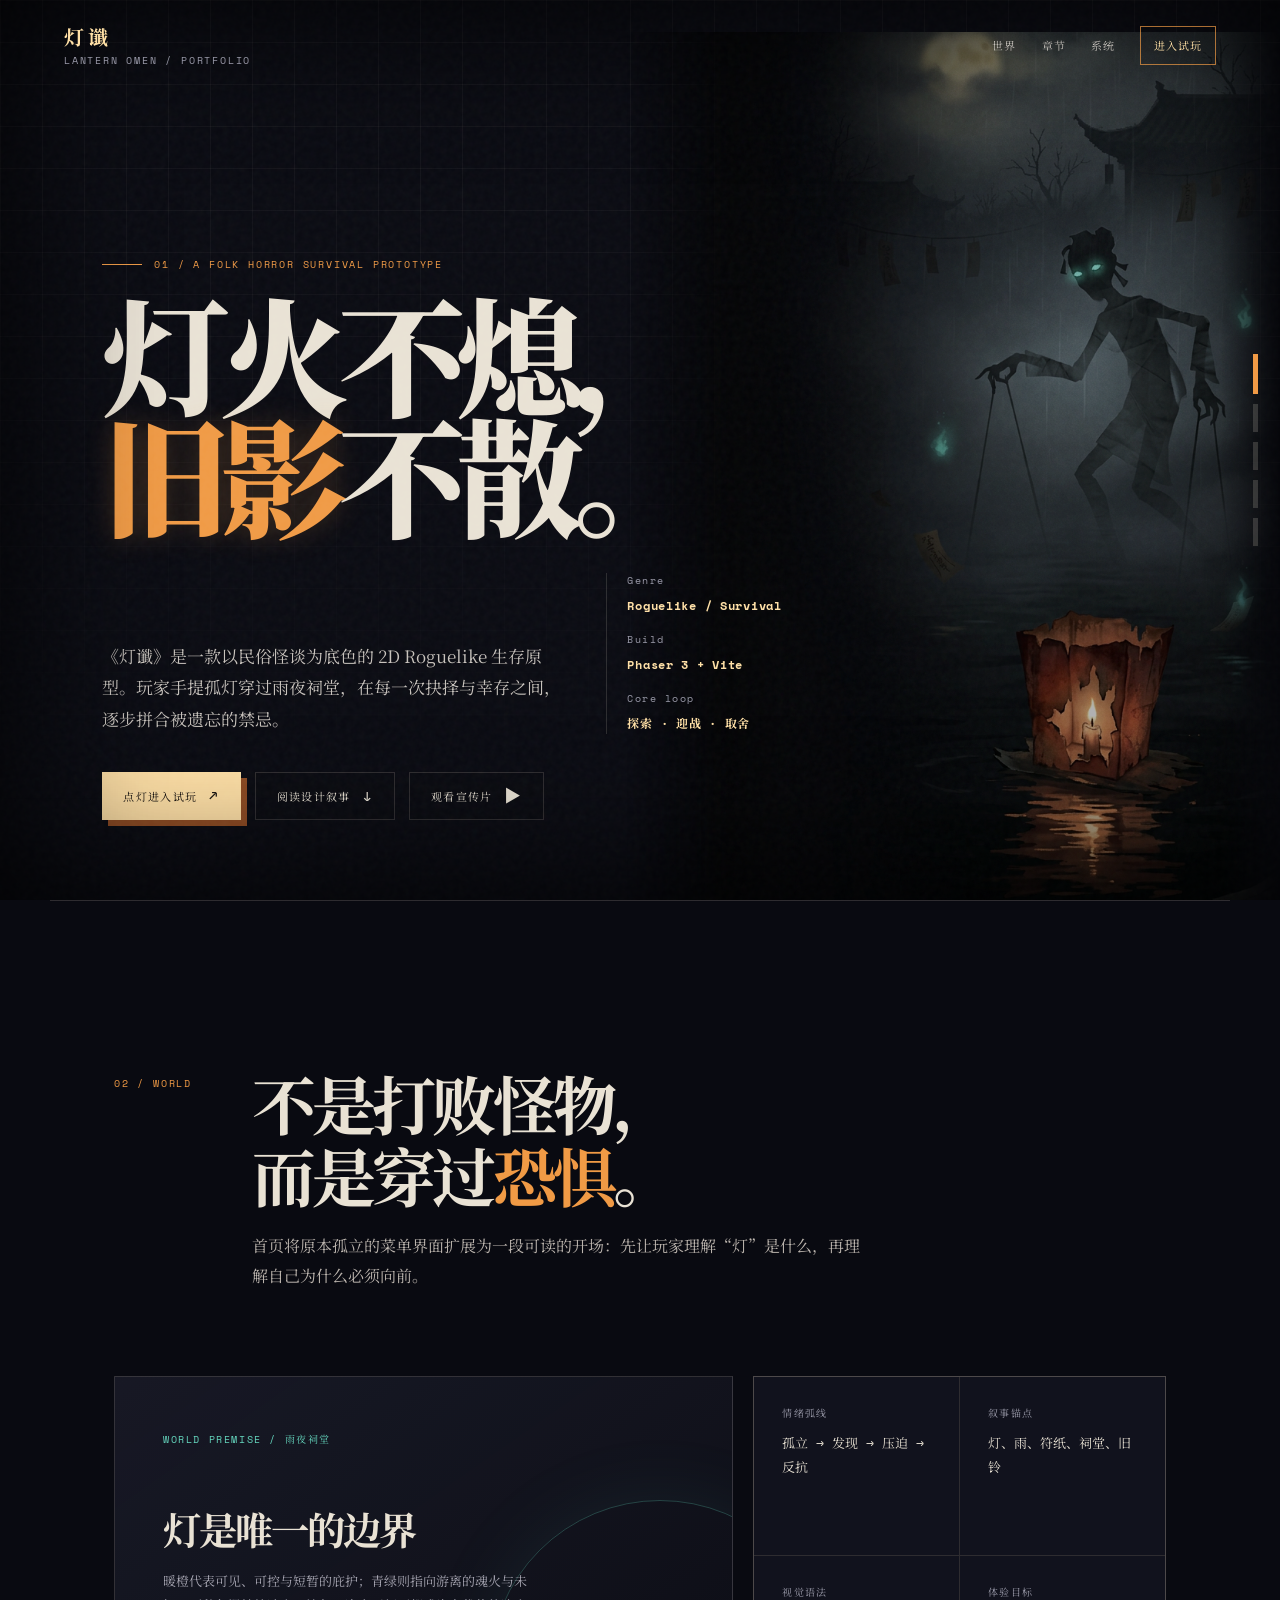
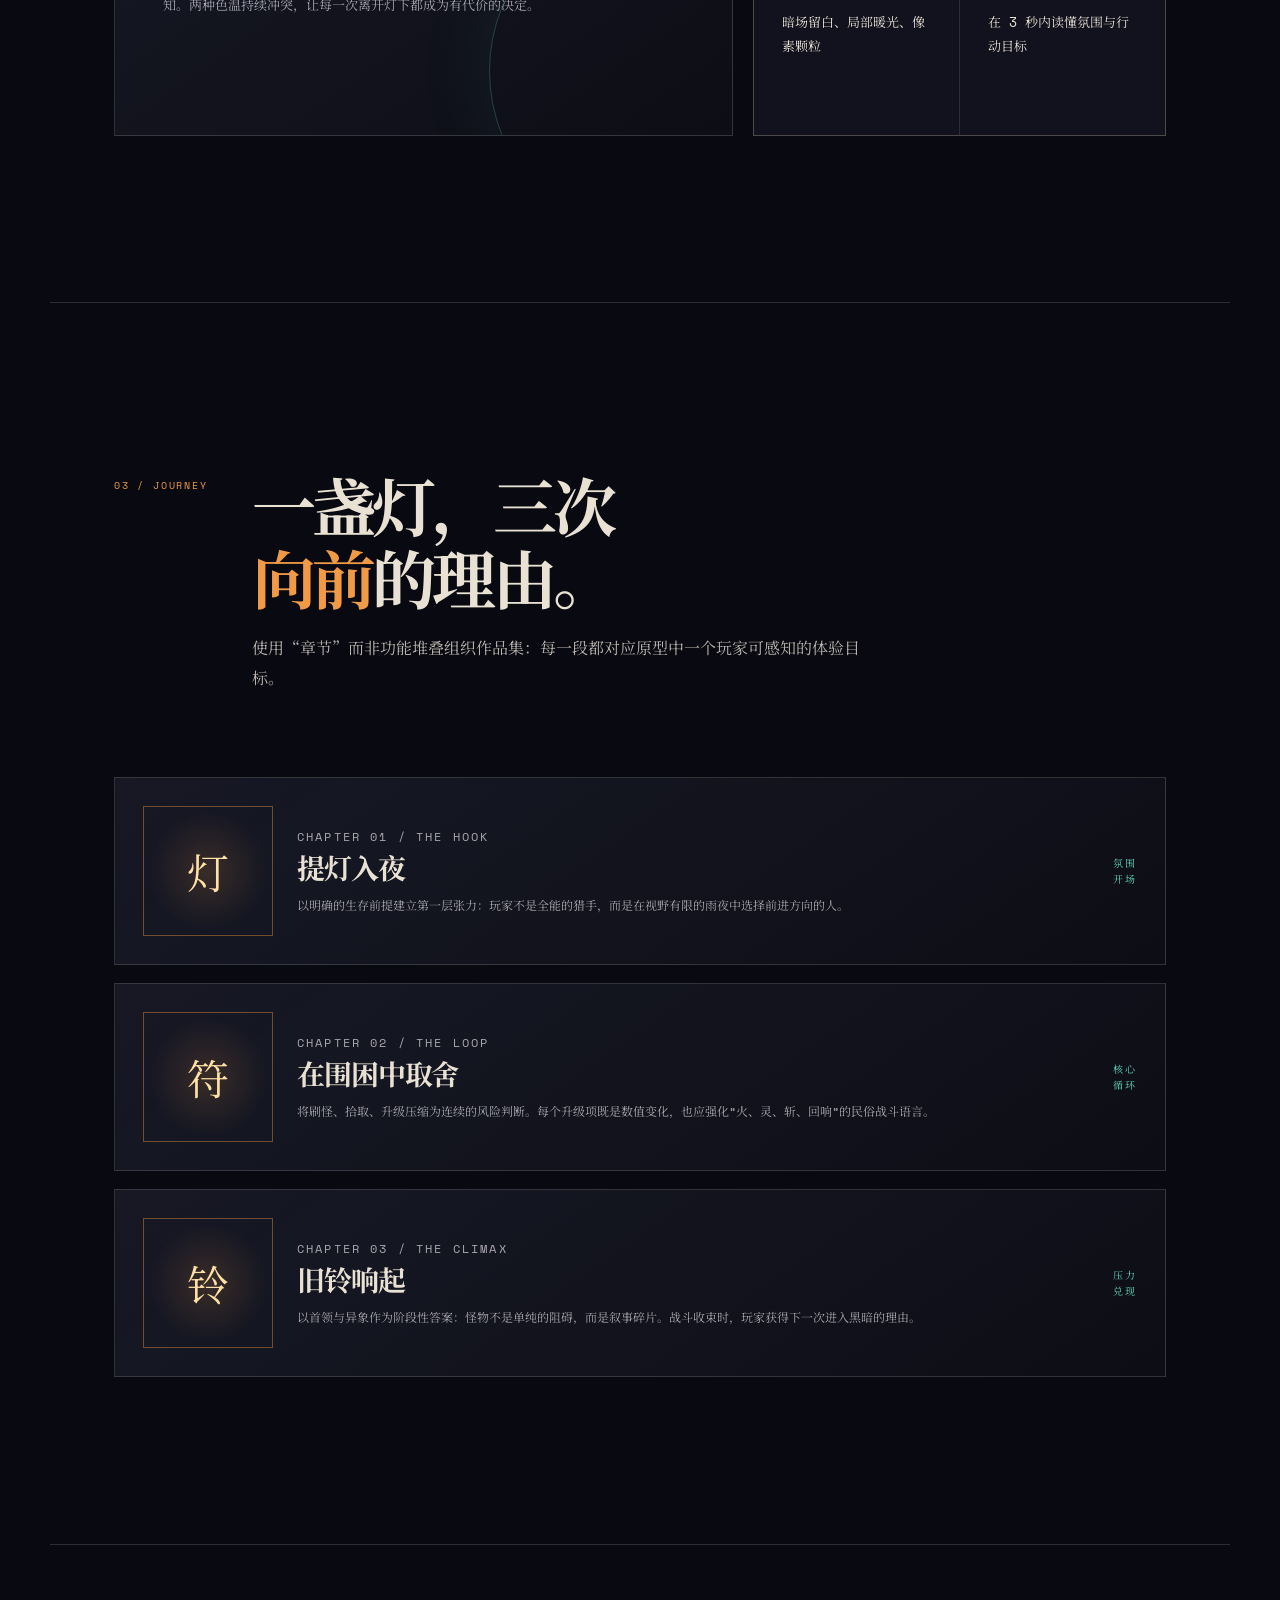
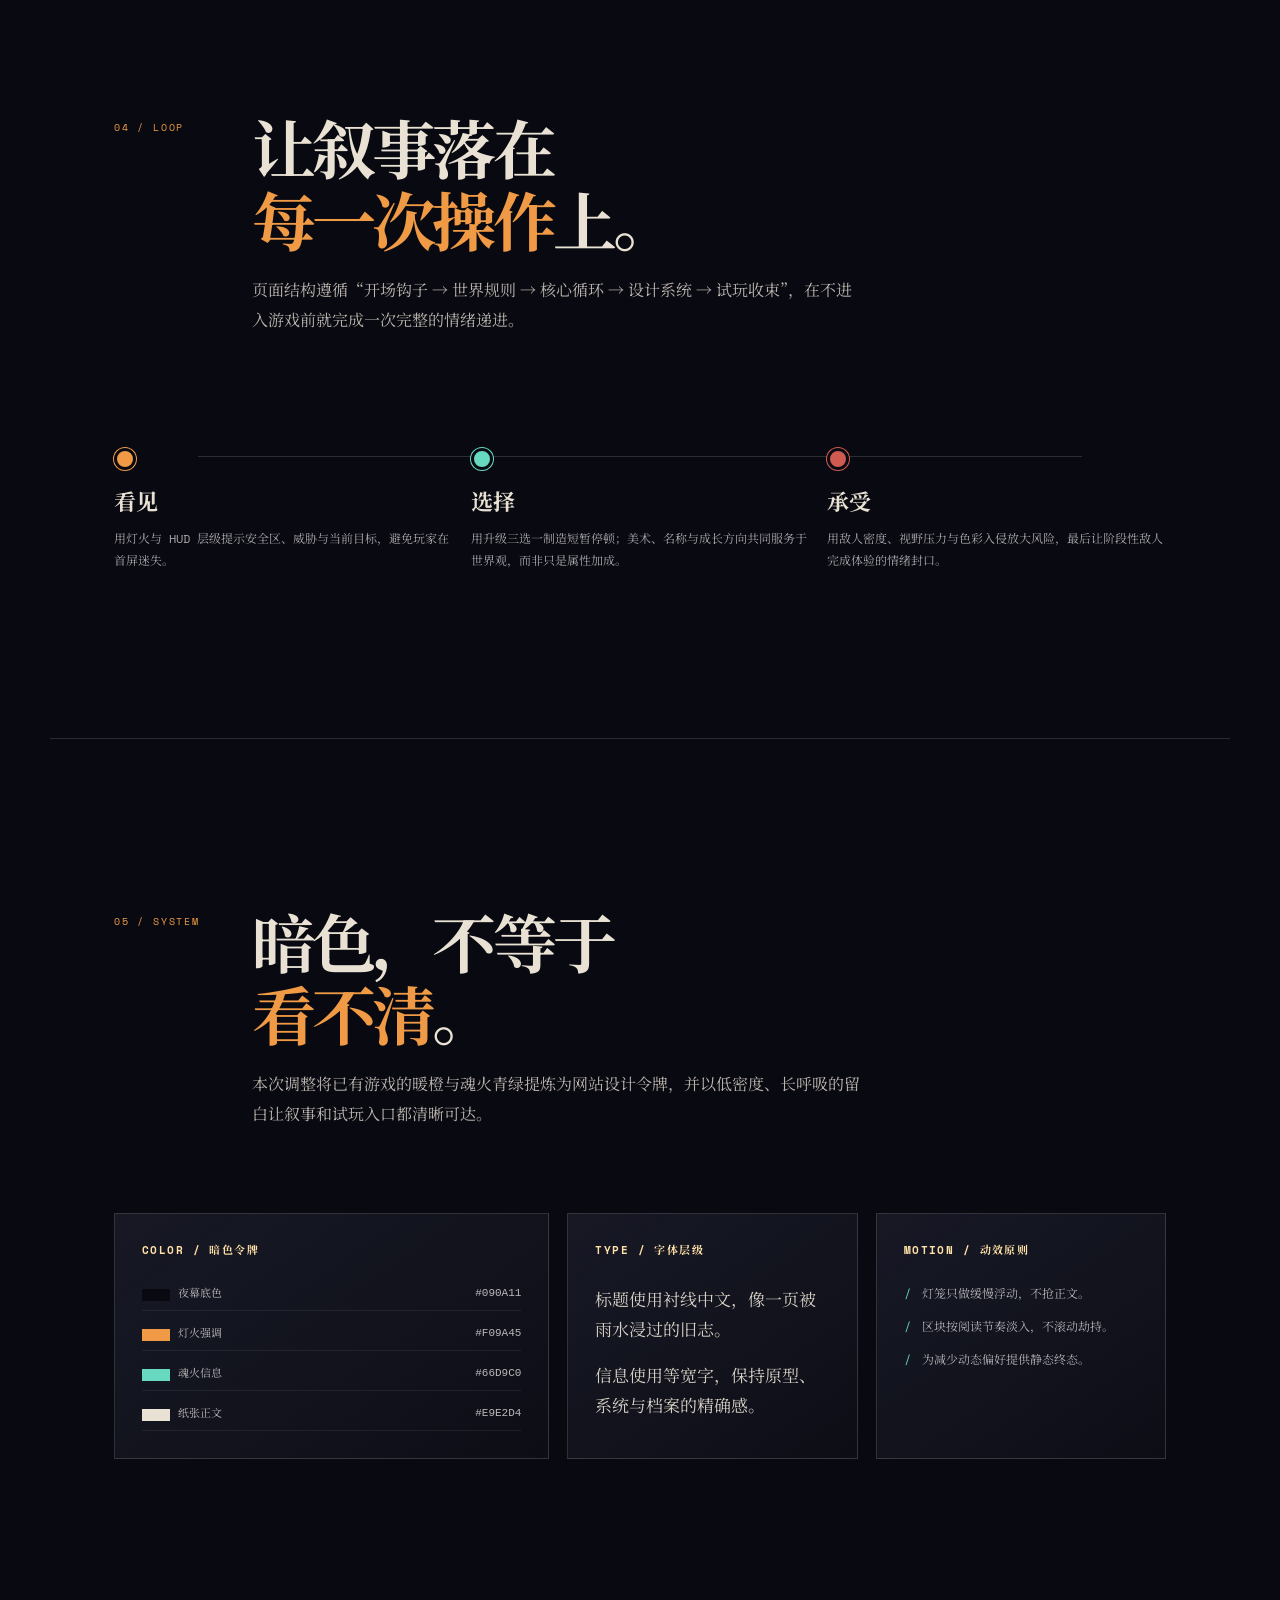
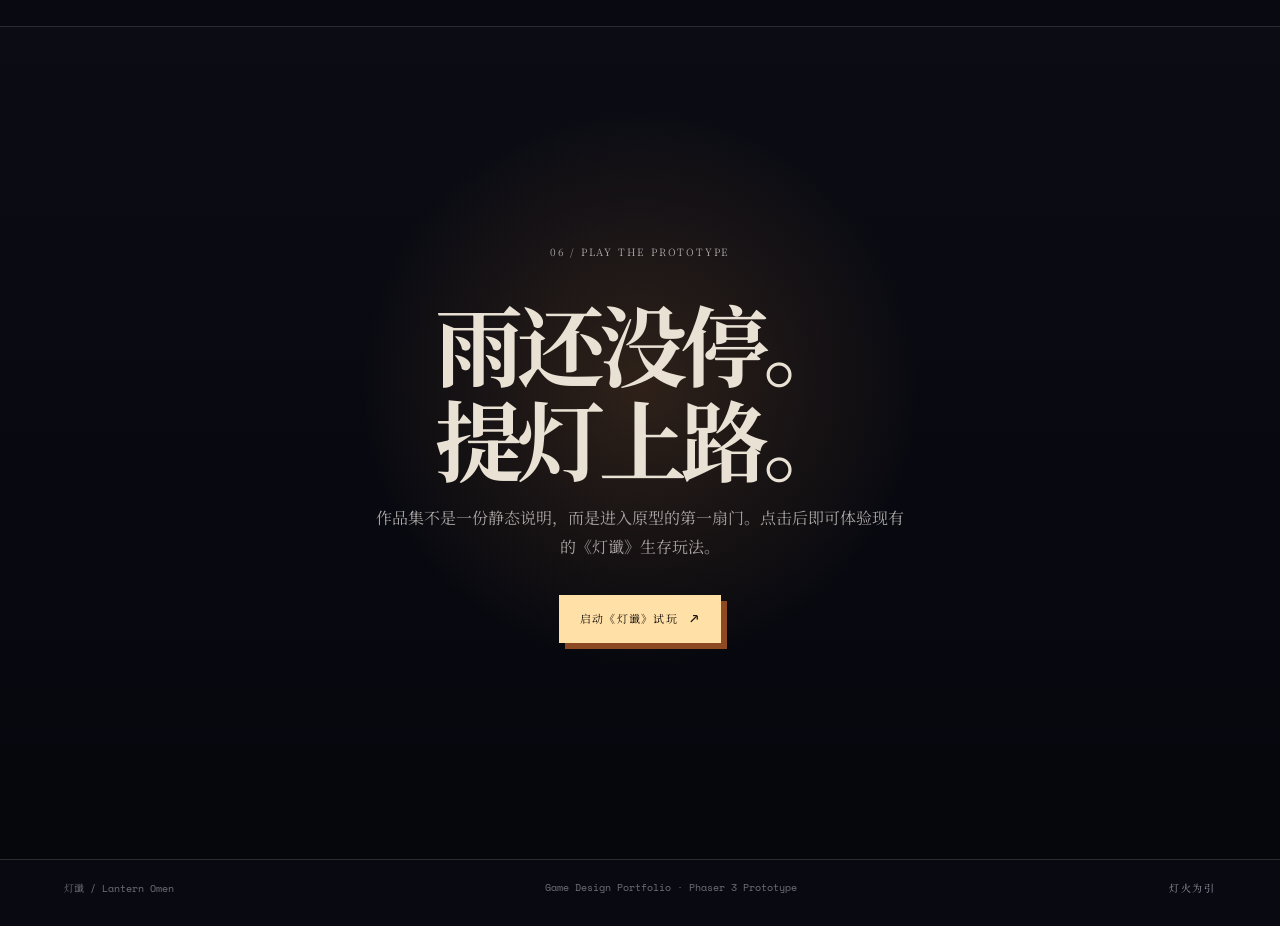
<file: index.html>
<!DOCTYPE html>
<html lang="zh-CN">
<head>
  <meta charset="UTF-8" />
  <meta name="viewport" content="width=device-width, initial-scale=1.0" />
  <meta name="theme-color" content="#090a11" />
  <meta name="description" content="《灯谶》——一盏灯，照见民俗怪谈中的生存抉择。" />
  <title>灯谶 | Lantern Omen</title>
  <style>
    .hero-orb,.hero-lantern{display:none}.hero-inner{position:relative;z-index:2}.hero-illustration{position:absolute;z-index:1;top:3.5%;right:0;bottom:0;width:min(51vw,720px);overflow:hidden;pointer-events:none;mask-image:linear-gradient(to right,transparent 0%,#000 16%,#000 91%,transparent 100%)}.hero-illustration::after{content:"";position:absolute;inset:0;background:linear-gradient(to right,#0a0a12 0%,transparent 27%),linear-gradient(to bottom,rgba(10,10,18,.15),rgba(10,10,18,.25));mix-blend-mode:multiply}.hero-illustration img{display:block;width:100%;height:100%;object-fit:cover;object-position:center 45%;filter:saturate(.76) contrast(1.04) brightness(.88)}@media(max-width:760px){.hero-illustration{width:118vw;right:-42%;top:5%;bottom:7%;opacity:.56;mask-image:linear-gradient(to bottom,transparent 0%,#000 24%,#000 76%,transparent 100%)}.hero-illustration img{object-position:center 43%}}
  </style>
  <script type="module" crossorigin src="./assets/index-5YYnhN9i.js"></script>
  <link rel="stylesheet" crossorigin href="./assets/index-C-MKJprH.css">
  <style>
    .ritual-cinematic{position:absolute;inset:0;z-index:130;display:grid;place-items:center;pointer-events:none;opacity:0;transition:opacity .32s ease;background:radial-gradient(circle,rgba(13,15,18,.08),rgba(4,5,8,.78))}.ritual-cinematic.is-active{opacity:1}.ritual-cinematic video{width:min(100%,1280px);height:100%;object-fit:cover;filter:saturate(.86) contrast(1.08) brightness(.92);mix-blend-mode:screen}.ritual-cinematic::after{content:'天灯诏令 · 黑雨暂退';position:absolute;left:50%;bottom:9%;transform:translateX(-50%);padding:10px 18px;border:1px solid rgba(255,221,102,.75);background:rgba(8,9,13,.76);color:#ffdd66;font:12px monospace;letter-spacing:.16em;text-shadow:0 0 14px rgba(255,221,102,.5)}.audio-toggle{position:fixed;top:16px;right:158px;z-index:142;padding:7px 10px;border:1px solid rgba(99,185,172,.42);background:rgba(8,9,13,.78);color:#9ee8d9;font-size:10px;letter-spacing:.05em;cursor:pointer}@media(max-width:760px){.ritual-cinematic::after{bottom:7%;font-size:10px;letter-spacing:.08em}.audio-toggle{right:132px;top:12px}}
  </style>
</head>
<body>
  <div class="noise" aria-hidden="true"></div>
  <div class="vignette" aria-hidden="true"></div>

  <header class="site-header">
    <a class="wordmark" href="#top" aria-label="返回首页">
      <strong>灯谶</strong><small>Lantern Omen / Portfolio</small>
    </a>
    <nav class="nav" aria-label="主导航">
      <a href="#world">世界</a>
      <a href="#chapters">章节</a>
      <a href="#system">系统</a>
      <a class="nav-cta" href="#play" data-launch-game>进入试玩</a>
    </nav>
  </header>

  <nav class="progress" aria-label="章节进度">
    <a class="active" href="#top" aria-label="开篇"></a>
    <a href="#world" aria-label="世界"></a>
    <a href="#chapters" aria-label="章节"></a>
    <a href="#system" aria-label="系统"></a>
    <a href="#play" aria-label="试玩"></a>
  </nav>

  <main class="content">
    <section id="top" data-section class="hero" aria-labelledby="hero-title">
      <div class="hero-grid" aria-hidden="true"></div>
      <div class="hero-illustration" aria-hidden="true"><img src="./assets/river-lantern-puppet.png" alt="" /></div>
      <div class="hero-inner reveal">
        <p class="eyebrow">01 / A folk horror survival prototype</p>
        <h1 id="hero-title">灯火不熄，<br /><em>旧影</em>不散。</h1>
        <div class="hero-summary">
          <p>《灯谶》是一款以民俗怪谈为底色的 2D Roguelike 生存原型。玩家手提孤灯穿过雨夜祠堂，在每一次抉择与幸存之间，逐步拼合被遗忘的禁忌。</p>
          <aside class="hero-facts" aria-label="项目信息">
            <div><span>Genre</span><strong>Roguelike / Survival</strong></div>
            <div><span>Build</span><strong>Phaser 3 + Vite</strong></div>
            <div><span>Core loop</span><strong>探索 · 迎战 · 取舍</strong></div>
          </aside>
        </div>
        <div class="actions">
          <button class="button button-primary" type="button" data-launch-game>点灯进入试玩 <span class="arrow" aria-hidden="true">↗</span></button>
          <a class="button button-secondary" href="#world">阅读设计叙事 <span class="arrow" aria-hidden="true">↓</span></a>
          <a class="button button-secondary" href="./trailer.html" target="_blank" rel="noopener">观看宣传片 <span class="arrow" aria-hidden="true">▶</span></a>
        </div>
      </div>
    </section>

    <section id="world" data-section class="chapter" aria-labelledby="world-title">
      <div class="chapter-head reveal">
        <span class="chapter-no">02 / WORLD</span>
        <div><h2 id="world-title" class="chapter-title">不是打败怪物，<br />而是穿过<span>恐惧</span>。</h2><p class="chapter-lead">首页将原本孤立的菜单界面扩展为一段可读的开场：先让玩家理解“灯”是什么，再理解自己为什么必须向前。</p></div>
      </div>
      <div class="world-grid reveal">
        <article class="world-card"><span class="tag">WORLD PREMISE / 雨夜祠堂</span><h3>灯是唯一的边界</h3><p>暖橙代表可见、可控与短暂的庇护；青绿则指向游离的魂火与未知。两种色温持续冲突，让每一次离开灯下都成为有代价的决定。</p></article>
        <div class="world-meta">
          <div><span>情绪弧线</span><b>孤立 → 发现 → 压迫 → 反抗</b></div>
          <div><span>叙事锚点</span><b>灯、雨、符纸、祠堂、旧铃</b></div>
          <div><span>视觉语法</span><b>暗场留白、局部暖光、像素颗粒</b></div>
          <div><span>体验目标</span><b>在 3 秒内读懂氛围与行动目标</b></div>
        </div>
      </div>
    </section>

    <section id="chapters" data-section class="chapter" aria-labelledby="chapters-title">
      <div class="chapter-head reveal"><span class="chapter-no">03 / JOURNEY</span><div><h2 id="chapters-title" class="chapter-title">一盏灯，三次<br /><span>向前</span>的理由。</h2><p class="chapter-lead">使用“章节”而非功能堆叠组织作品集：每一段都对应原型中一个玩家可感知的体验目标。</p></div></div>
      <div class="case-stack">
        <article class="case-card reveal"><div class="case-symbol" aria-hidden="true">灯</div><div><p class="kicker">CHAPTER 01 / THE HOOK</p><h3>提灯入夜</h3><p>以明确的生存前提建立第一层张力：玩家不是全能的猎手，而是在视野有限的雨夜中选择前进方向的人。</p></div><span class="meta">氛围<br />开场</span></article>
        <article class="case-card reveal"><div class="case-symbol" aria-hidden="true">符</div><div><p class="kicker">CHAPTER 02 / THE LOOP</p><h3>在围困中取舍</h3><p>将刷怪、拾取、升级压缩为连续的风险判断。每个升级项既是数值变化，也应强化“火、灵、斩、回响”的民俗战斗语言。</p></div><span class="meta">核心<br />循环</span></article>
        <article class="case-card reveal"><div class="case-symbol" aria-hidden="true">铃</div><div><p class="kicker">CHAPTER 03 / THE CLIMAX</p><h3>旧铃响起</h3><p>以首领与异象作为阶段性答案：怪物不是单纯的阻碍，而是叙事碎片。战斗收束时，玩家获得下一次进入黑暗的理由。</p></div><span class="meta">压力<br />兑现</span></article>
      </div>
    </section>

    <section data-section class="chapter" aria-labelledby="loop-title">
      <div class="chapter-head reveal"><span class="chapter-no">04 / LOOP</span><div><h2 id="loop-title" class="chapter-title">让叙事落在<br /><span>每一次操作</span>上。</h2><p class="chapter-lead">页面结构遵循“开场钩子 → 世界规则 → 核心循环 → 设计系统 → 试玩收束”，在不进入游戏前就完成一次完整的情绪递进。</p></div></div>
      <div class="timeline reveal">
        <article class="timeline-item"><b>看见</b><p>用灯火与 HUD 层级提示安全区、威胁与当前目标，避免玩家在首屏迷失。</p></article>
        <article class="timeline-item"><b>选择</b><p>用升级三选一制造短暂停顿；美术、名称与成长方向共同服务于世界观，而非只是属性加成。</p></article>
        <article class="timeline-item"><b>承受</b><p>用敌人密度、视野压力与色彩入侵放大风险，最后让阶段性敌人完成体验的情绪封口。</p></article>
      </div>
    </section>

    <section id="system" data-section class="chapter" aria-labelledby="system-title">
      <div class="chapter-head reveal"><span class="chapter-no">05 / SYSTEM</span><div><h2 id="system-title" class="chapter-title">暗色，不等于<br /><span>看不清</span>。</h2><p class="chapter-lead">本次调整将已有游戏的暖橙与魂火青绿提炼为网站设计令牌，并以低密度、长呼吸的留白让叙事和试玩入口都清晰可达。</p></div></div>
      <div class="system-grid reveal">
        <article class="system-card"><h3>Color / 暗色令牌</h3><div class="token-list"><div><span><i class="swatch" style="background:#090a11"></i>夜幕底色</span><code>#090A11</code></div><div><span><i class="swatch" style="background:#f09a45"></i>灯火强调</span><code>#F09A45</code></div><div><span><i class="swatch" style="background:#66d9c0"></i>魂火信息</span><code>#66D9C0</code></div><div><span><i class="swatch" style="background:#e9e2d4"></i>纸张正文</span><code>#E9E2D4</code></div></div></article>
        <article class="system-card"><h3>Type / 字体层级</h3><p class="design-rule">标题使用衬线中文，像一页被雨水浸过的旧志。</p><p class="design-rule">信息使用等宽字，保持原型、系统与档案的精确感。</p></article>
        <article class="system-card"><h3>Motion / 动效原则</h3><ul class="small-list"><li>灯笼只做缓慢浮动，不抢正文。</li><li>区块按阅读节奏淡入，不滚动劫持。</li><li>为减少动态偏好提供静态终态。</li></ul></article>
      </div>
    </section>

    <section id="play" data-section class="chapter final" aria-labelledby="play-title">
      <div class="final-inner reveal"><p class="eyebrow">06 / PLAY THE PROTOTYPE</p><h2 id="play-title">雨还没停。<br />提灯上路。</h2><p>作品集不是一份静态说明，而是进入原型的第一扇门。点击后即可体验现有的《灯谶》生存玩法。</p><button class="button button-primary" type="button" data-launch-game>启动《灯谶》试玩 <span class="arrow" aria-hidden="true">↗</span></button></div>
    </section>
  </main>

  <footer class="footer"><span>灯谶 / Lantern Omen</span><span>Game Design Portfolio · Phaser 3 Prototype</span><span class="footer-mark">灯火为引</span></footer>

  <div id="game-overlay" class="game-overlay" aria-hidden="true" aria-label="《灯谶》试玩窗口">
    <button id="audio-toggle" class="audio-toggle" type="button">声音：开</button>
    <button id="close-game" class="game-close" type="button">ESC / 返回作品集</button>
    <div id="status">正在点亮灯火…</div><div id="error-msg" role="alert"></div><div id="debug-log"></div><div id="game-container"></div>
  </div>
</body>
</html>
</file>
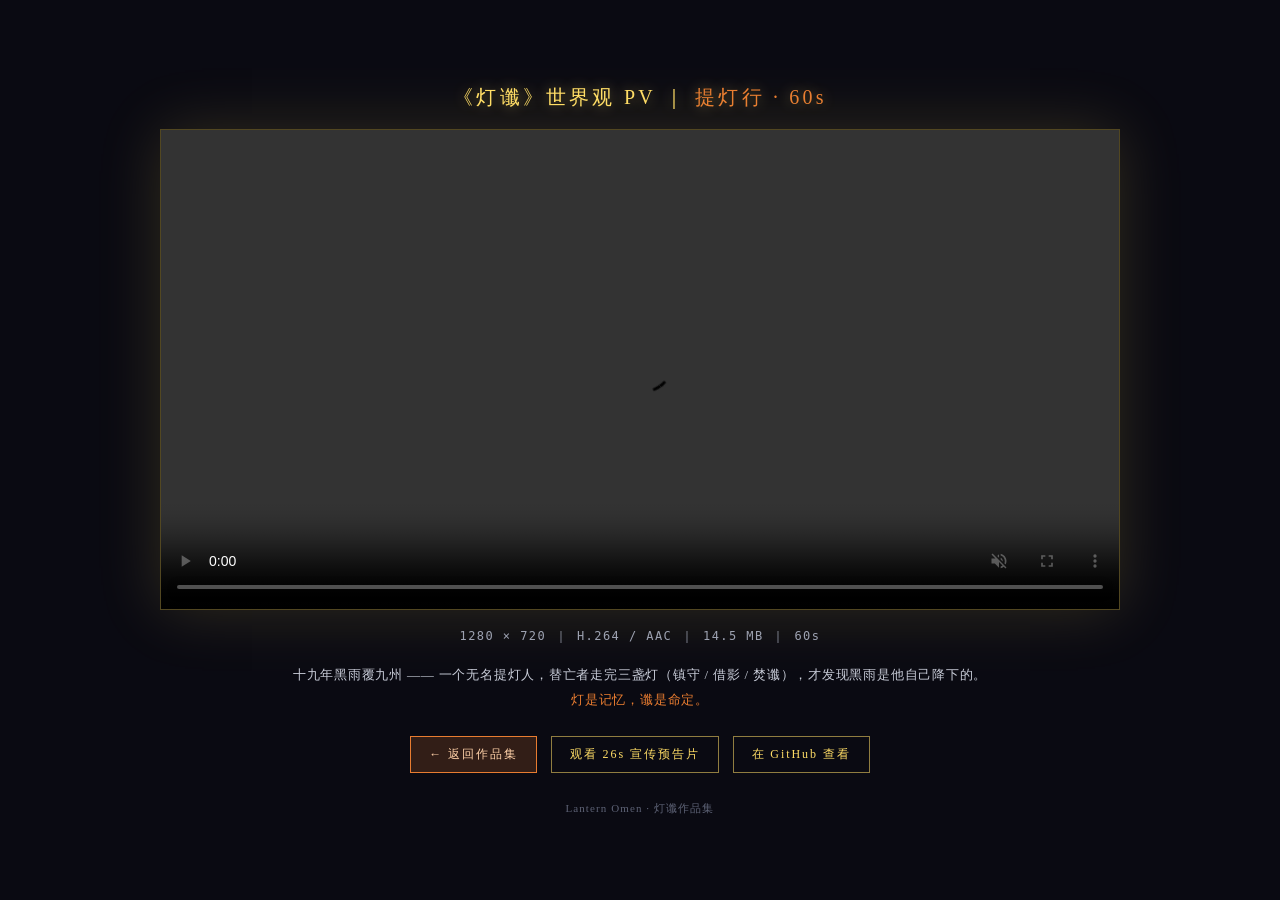
<file: pv.html>
<!DOCTYPE html>
<html lang="zh-CN">
<head>
  <meta charset="UTF-8" />
  <meta name="viewport" content="width=device-width, initial-scale=1.0" />
  <meta name="theme-color" content="#0a0a12" />
  <meta name="description" content="《灯谶》60 秒世界观众向 PV「提灯行」 —— 中国民俗怪谈 Roguelite 独立游戏宣传物料。" />
  <title>《灯谶》世界观 PV ｜ Lantern Omen</title>
  <style>
    :root { --lantern: #ffdd66; --orange: #E87C30; --night: #0a0a12; }
    * { box-sizing: border-box; }
    html, body { margin: 0; padding: 0; background: var(--night); color: var(--lantern); font-family: 'Noto Serif SC', 'Songti SC', Georgia, serif; }
    body { min-height: 100vh; display: flex; flex-direction: column; align-items: center; justify-content: center; padding: 32px 18px; gap: 18px; }
    h1 { margin: 0; font-size: 20px; font-weight: 400; letter-spacing: .16em; text-align: center; text-shadow: 0 0 14px rgba(255, 221, 102, .45); }
    h1 em { color: var(--orange); font-style: normal; }
    .frame { position: relative; width: min(92vw, 960px); border: 1px solid rgba(255, 221, 102, .32); box-shadow: 0 0 60px rgba(255, 221, 102, .16), inset 0 0 30px rgba(232, 124, 48, .08); background: #000; }
    video { display: block; width: 100%; height: auto; max-height: 78vh; background: #000; }
    .meta { margin: 0; font-size: 12px; color: #9aa0b4; letter-spacing: .12em; font-family: 'JetBrains Mono', 'Menlo', monospace; }
    .desc { margin: 0; max-width: 720px; font-size: 13px; line-height: 1.9; color: #c8ccd8; letter-spacing: .06em; text-align: center; }
    .desc strong { color: var(--orange); font-weight: 400; }
    .actions { display: flex; gap: 14px; flex-wrap: wrap; justify-content: center; margin-top: 6px; }
    .btn { display: inline-block; padding: 9px 18px; border: 1px solid rgba(255, 221, 102, .55); color: var(--lantern); text-decoration: none; font-size: 12px; letter-spacing: .16em; transition: background .18s ease, color .18s ease; }
    .btn:hover { background: rgba(255, 221, 102, .12); }
    .btn.primary { background: rgba(232, 124, 48, .18); border-color: var(--orange); color: #ffd1a8; }
    .btn.primary:hover { background: rgba(232, 124, 48, .32); color: #fff; }
    footer { margin-top: 10px; font-size: 11px; color: #5d6275; letter-spacing: .1em; }
    @media (max-width: 640px) {
      h1 { font-size: 16px; letter-spacing: .1em; }
      body { padding: 20px 12px; gap: 14px; }
    }
  </style>
</head>
<body>
  <h1>《灯谶》世界观 PV ｜ <em>提灯行 · 60s</em></h1>

  <div class="frame">
    <video
      src="./pv/%E7%81%AF%E8%B0%B6PV_%E6%8F%90%E7%81%AF%E8%A1%8C.mp4"
      controls
      autoplay
      muted
      playsinline
      preload="metadata"
      poster=""
    ></video>
  </div>

  <p class="meta">1280 × 720 ｜ H.264 / AAC ｜ 14.5 MB ｜ 60s</p>

  <p class="desc">十九年黑雨覆九州 —— 一个无名提灯人，替亡者走完三盏灯（镇守 / 借影 / 焚谶），才发现黑雨是他自己降下的。<br />
  <strong>灯是记忆，谶是命定。</strong></p>

  <div class="actions">
    <a class="btn primary" href="./">← 返回作品集</a>
    <a class="btn" href="./trailer.html">观看 26s 宣传预告片</a>
    <a class="btn" href="https://github.com/quershui-dotcom/lantern-omen-portfolio" target="_blank" rel="noopener">在 GitHub 查看</a>
  </div>

  <footer>Lantern Omen · 灯谶作品集</footer>
</body>
</html>
</file>
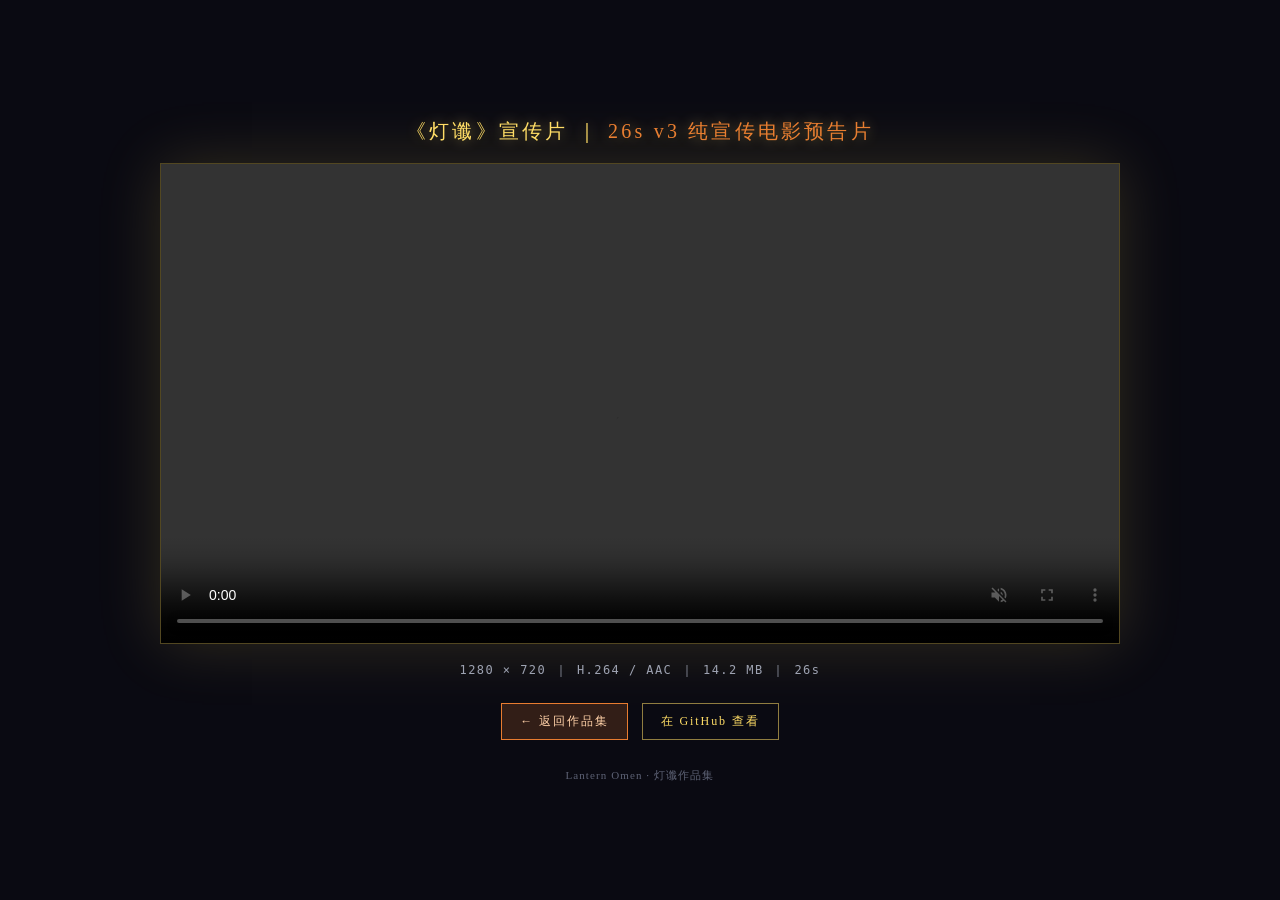
<file: trailer.html>
<!DOCTYPE html>
<html lang="zh-CN">
<head>
  <meta charset="UTF-8" />
  <meta name="viewport" content="width=device-width, initial-scale=1.0" />
  <meta name="theme-color" content="#0a0a12" />
  <meta name="description" content="《灯谶》26 秒 v3 纯宣传电影预告片 —— 中国民俗怪谈 Roguelite 作品集宣传物料。" />
  <title>《灯谶》宣传片 ｜ Lantern Omen</title>
  <style>
    :root { --lantern: #ffdd66; --orange: #E87C30; --night: #0a0a12; }
    * { box-sizing: border-box; }
    html, body { margin: 0; padding: 0; background: var(--night); color: var(--lantern); font-family: 'Noto Serif SC', 'Songti SC', Georgia, serif; }
    body { min-height: 100vh; display: flex; flex-direction: column; align-items: center; justify-content: center; padding: 32px 18px; gap: 18px; }
    h1 { margin: 0; font-size: 20px; font-weight: 400; letter-spacing: .16em; text-align: center; text-shadow: 0 0 14px rgba(255, 221, 102, .45); }
    h1 em { color: var(--orange); font-style: normal; }
    .frame { position: relative; width: min(92vw, 960px); border: 1px solid rgba(255, 221, 102, .32); box-shadow: 0 0 60px rgba(255, 221, 102, .16), inset 0 0 30px rgba(232, 124, 48, .08); background: #000; }
    video { display: block; width: 100%; height: auto; max-height: 78vh; background: #000; }
    .meta { margin: 0; font-size: 12px; color: #9aa0b4; letter-spacing: .12em; font-family: 'JetBrains Mono', 'Menlo', monospace; }
    .actions { display: flex; gap: 14px; flex-wrap: wrap; justify-content: center; margin-top: 6px; }
    .btn { display: inline-block; padding: 9px 18px; border: 1px solid rgba(255, 221, 102, .55); color: var(--lantern); text-decoration: none; font-size: 12px; letter-spacing: .16em; transition: background .18s ease, color .18s ease; }
    .btn:hover { background: rgba(255, 221, 102, .12); }
    .btn.primary { background: rgba(232, 124, 48, .18); border-color: var(--orange); color: #ffd1a8; }
    .btn.primary:hover { background: rgba(232, 124, 48, .32); color: #fff; }
    footer { margin-top: 10px; font-size: 11px; color: #5d6275; letter-spacing: .1em; }
    @media (max-width: 640px) {
      h1 { font-size: 16px; letter-spacing: .1em; }
      body { padding: 20px 12px; gap: 14px; }
    }
  </style>
</head>
<body>
  <h1>《灯谶》宣传片 ｜ <em>26s v3 纯宣传电影预告片</em></h1>

  <div class="frame">
    <video
      src="./assets/media/%E7%81%AF%E8%B0%B6%E5%AE%A3%E4%BC%A0%E7%89%87.mp4"
      controls
      autoplay
      muted
      playsinline
      preload="metadata"
      poster=""
    ></video>
  </div>

  <p class="meta">1280 × 720 ｜ H.264 / AAC ｜ 14.2 MB ｜ 26s</p>

  <div class="actions">
    <a class="btn primary" href="./">← 返回作品集</a>
    <a class="btn" href="https://github.com/quershui-dotcom/lantern-omen-portfolio" target="_blank" rel="noopener">在 GitHub 查看</a>
  </div>

  <footer>Lantern Omen · 灯谶作品集</footer>
</body>
</html>
</file>
<file: assets/index-C-MKJprH.css>
@import"https://fonts.googleapis.com/css2?family=Noto+Serif+SC:wght@600;700;900&family=Orbitron:wght@500;700;800&family=Space+Mono:wght@400;700&display=swap";:root{--ink: #090a11;--ink-soft: #11121d;--panel: rgba(20, 21, 32, .82);--paper: #e9e2d4;--muted: #9a9aa9;--line: rgba(232, 224, 208, .16);--lantern: #f09a45;--lantern-hot: #ffe0a6;--spirit: #66d9c0;--blood: #ce5a52;--max: 1180px}*{box-sizing:border-box}html{scroll-behavior:smooth;background:var(--ink)}body{margin:0;background:var(--ink);color:var(--paper);font-family:Space Mono,"Noto Serif SC",monospace;overflow-x:hidden}button,a{font:inherit}a{color:inherit;text-decoration:none}button{border:0}.noise,.vignette{position:fixed;pointer-events:none;top:0;right:0;bottom:0;left:0;z-index:20}.noise{opacity:.1;background-image:url("data:image/svg+xml,%3Csvg viewBox='0 0 160 160' xmlns='http://www.w3.org/2000/svg'%3E%3Cfilter id='n'%3E%3CfeTurbulence type='fractalNoise' baseFrequency='.9' numOctaves='3' stitchTiles='stitch'/%3E%3C/filter%3E%3Crect width='100%25' height='100%25' filter='url(%23n)' opacity='.38'/%3E%3C/svg%3E");mix-blend-mode:screen}.vignette{box-shadow:inset 0 0 12vw #000000e6}.site-header{position:fixed;z-index:30;top:0;left:0;right:0;display:flex;justify-content:space-between;align-items:center;padding:22px clamp(20px,5vw,72px);border-bottom:1px solid transparent;transition:.25s ease}.site-header.is-scrolled{background:#090a11d6;border-color:var(--line);-webkit-backdrop-filter:blur(16px);backdrop-filter:blur(16px)}.wordmark{display:grid;gap:2px;letter-spacing:.14em;text-transform:uppercase}.wordmark strong{font-family:"Noto Serif SC",serif;color:var(--lantern-hot);font-size:20px;letter-spacing:.2em}.wordmark small,.eyebrow,.kicker,.chapter-no,.meta,.footer-mark{color:var(--muted);font-size:10px;letter-spacing:.18em;text-transform:uppercase}.nav{display:flex;align-items:center;gap:clamp(12px,2vw,30px)}.nav a{font-size:11px;color:#c7c2bc;letter-spacing:.08em;transition:color .2s}.nav a:hover,.nav a:focus-visible{color:var(--lantern-hot)}.nav .nav-cta{padding:10px 13px;border:1px solid rgba(240,154,69,.7);color:var(--lantern-hot)}.progress{position:fixed;z-index:31;right:22px;top:50%;display:grid;gap:10px;transform:translateY(-50%)}.progress a{width:5px;height:28px;background:#e9e2d42e;transition:background .25s,height .25s}.progress a.active,.progress a:hover{height:40px;background:var(--lantern)}.hero{min-height:100svh;position:relative;display:grid;align-items:end;padding:140px clamp(20px,8vw,130px) 80px;overflow:hidden;isolation:isolate}.hero-grid{position:absolute;top:0;right:0;bottom:0;left:0;z-index:-3;background-image:linear-gradient(rgba(233,226,212,.045) 1px,transparent 1px),linear-gradient(90deg,rgba(233,226,212,.045) 1px,transparent 1px);background-size:42px 42px;-webkit-mask-image:linear-gradient(to bottom,#000 20%,transparent 92%);mask-image:linear-gradient(to bottom,#000 20%,transparent 92%)}.hero-orb{position:absolute;z-index:-2;width:min(62vw,820px);aspect-ratio:1;right:-8%;top:8%;border-radius:50%;background:radial-gradient(circle at 40% 43%,rgba(255,224,166,.98) 0 2%,rgba(240,154,69,.64) 5%,rgba(206,90,82,.22) 22%,transparent 58%);filter:blur(2px);animation:breathe 7s ease-in-out infinite}.hero-orb:before,.hero-orb:after{content:"";position:absolute;top:17%;right:17%;bottom:17%;left:17%;border:1px solid rgba(240,154,69,.33);border-radius:50%;transform:rotate(25deg) scaleX(.5)}.hero-orb:after{top:28%;right:28%;bottom:28%;left:28%;transform:rotate(-46deg) scaleX(1.6);border-color:#66d9c033}.hero-lantern{position:absolute;z-index:-1;right:clamp(9%,18vw,25%);bottom:12%;width:96px;height:168px;border:2px solid rgba(255,224,166,.7);border-radius:48px 48px 15px 15px;box-shadow:0 0 18px #f09a4580,0 0 80px #f09a4552;animation:float 5s ease-in-out infinite}.hero-lantern:before{content:"";position:absolute;width:46px;height:22px;border:2px solid rgba(255,224,166,.8);border-bottom:0;border-radius:30px 30px 0 0;left:23px;top:-25px}.hero-lantern:after{content:"";position:absolute;top:13px;right:13px;bottom:13px;left:13px;border-radius:36px 36px 8px 8px;background:radial-gradient(ellipse at 50% 45%,#fff7d8,#ffb762 26%,#d95b34 55%,transparent 70%);box-shadow:0 0 40px #f09a45}.hero-inner{max-width:var(--max);width:100%}.hero .eyebrow{color:var(--lantern);display:flex;gap:12px;align-items:center;margin-bottom:20px}.hero .eyebrow:before{content:"";height:1px;width:40px;background:currentColor}h1{margin:0;max-width:800px;font-family:"Noto Serif SC",serif;font-size:clamp(52px,10vw,138px);letter-spacing:-.08em;line-height:.94;font-weight:900;text-wrap:balance}h1 em{font-style:normal;color:var(--lantern);text-shadow:0 0 28px rgba(240,154,69,.24)}.hero-summary{display:grid;grid-template-columns:minmax(0,460px) minmax(180px,260px);gap:44px;align-items:end;margin:40px 0 0}.hero-summary p{color:#c7c2bc;font-family:"Noto Serif SC",serif;font-size:17px;line-height:1.85;margin:0}.hero-facts{border-left:1px solid var(--line);padding-left:20px;display:grid;gap:16px}.hero-facts span{display:block;color:var(--muted);font-size:10px;letter-spacing:.15em;margin-bottom:4px}.hero-facts strong{color:var(--lantern-hot);font-size:12px;letter-spacing:.06em}.actions{margin-top:38px;display:flex;flex-wrap:wrap;gap:14px}.button{min-height:48px;padding:14px 21px;display:inline-flex;justify-content:center;align-items:center;gap:11px;letter-spacing:.12em;font-size:11px;text-transform:uppercase;cursor:pointer;transition:transform .2s ease,background .2s ease,color .2s ease}.button:hover{transform:translateY(-3px)}.button-primary{color:#15100d;background:var(--lantern-hot);box-shadow:6px 6px #8d4a22}.button-secondary{border:1px solid var(--line);color:var(--paper);background:#090a1126}.button .arrow{font-size:17px;line-height:0}.content{position:relative}.chapter{position:relative;max-width:var(--max);margin:0 auto;padding:clamp(100px,13vw,180px) clamp(20px,5vw,64px);border-top:1px solid var(--line)}.chapter-head{display:grid;grid-template-columns:110px minmax(0,1fr);gap:28px;margin-bottom:clamp(42px,7vw,84px)}.chapter-no{color:var(--lantern);padding-top:9px}.chapter-title{font-family:"Noto Serif SC",serif;margin:0;font-size:clamp(34px,5vw,66px);letter-spacing:-.06em;line-height:1.12}.chapter-title span{color:var(--lantern)}.chapter-lead{max-width:610px;margin:20px 0 0;color:#bcb5ae;line-height:1.9;font-family:"Noto Serif SC",serif;font-size:16px}.world-grid{display:grid;grid-template-columns:1.2fr .8fr;gap:20px}.world-card,.case-card,.system-card{border:1px solid var(--line);background:linear-gradient(145deg,#1a1b28db,#0d0e17cc)}.world-card{padding:clamp(25px,4vw,48px);min-height:360px;overflow:hidden;position:relative}.world-card:before{content:"";position:absolute;right:-16%;bottom:-30%;width:340px;height:340px;border:1px solid rgba(102,217,192,.25);border-radius:50%;box-shadow:0 0 80px #66d9c014}.world-card h3{max-width:360px;position:relative;margin:52px 0 12px;font-family:"Noto Serif SC",serif;font-size:clamp(28px,3vw,42px);letter-spacing:-.05em}.world-card p{max-width:380px;position:relative;color:#a7a6b2;line-height:1.85;font-size:13px}.world-card .tag{color:var(--spirit);font-size:10px;letter-spacing:.16em}.world-meta{display:grid;grid-template-columns:repeat(2,1fr);gap:1px;background:var(--line);border:1px solid var(--line)}.world-meta div{background:var(--ink-soft);padding:28px}.world-meta span{color:var(--muted);display:block;letter-spacing:.14em;font-size:10px;margin-bottom:9px}.world-meta b{color:var(--paper);font-size:13px;font-weight:400;line-height:1.6}.case-stack{display:grid;gap:18px}.case-card{display:grid;grid-template-columns:130px minmax(0,1fr) 90px;gap:24px;align-items:center;padding:28px;transition:.25s ease}.case-card:hover{border-color:#f09a45a6;transform:translate(8px)}.case-symbol{aspect-ratio:1;border:1px solid rgba(240,154,69,.42);display:grid;place-items:center;font-family:"Noto Serif SC",serif;color:var(--lantern-hot);font-size:42px;background:radial-gradient(circle,rgba(240,154,69,.16),transparent 65%)}.case-card h3{margin:0 0 8px;font-family:"Noto Serif SC",serif;font-size:28px;letter-spacing:-.04em}.case-card p{margin:0;color:#a9a6ad;font-size:12px;line-height:1.75}.case-card .meta{color:var(--spirit);text-align:right}.timeline{position:relative;display:grid;grid-template-columns:repeat(3,1fr);gap:18px}.timeline:before{content:"";position:absolute;top:37px;left:8%;right:8%;height:1px;background:var(--line)}.timeline-item{position:relative;padding-top:66px}.timeline-item:before{content:"";position:absolute;top:29px;left:0;width:16px;height:16px;border:3px solid var(--ink);background:var(--lantern);border-radius:50%;box-shadow:0 0 0 1px var(--lantern)}.timeline-item:nth-child(2):before{background:var(--spirit);box-shadow:0 0 0 1px var(--spirit)}.timeline-item:nth-child(3):before{background:var(--blood);box-shadow:0 0 0 1px var(--blood)}.timeline-item b{display:block;margin-bottom:12px;font-family:"Noto Serif SC",serif;font-size:22px}.timeline-item p{color:#aaa7ac;font-size:12px;line-height:1.8;margin:0}.system-grid{display:grid;grid-template-columns:1.2fr .8fr .8fr;gap:18px}.system-card{padding:27px;min-height:232px}.system-card h3{font-size:11px;color:var(--lantern-hot);letter-spacing:.13em;text-transform:uppercase;margin:0 0 26px}.token-list{display:grid;gap:13px}.token-list div{display:flex;justify-content:space-between;align-items:center;border-bottom:1px solid rgba(233,226,212,.08);padding-bottom:9px;font-size:11px;color:#bcb8bb}.swatch{display:inline-block;width:28px;height:12px;margin-right:8px;vertical-align:middle}.design-rule{margin:0;font-family:"Noto Serif SC",serif;color:#d6cfc4;line-height:1.75;font-size:17px}.design-rule+.design-rule{margin-top:16px}.small-list{padding:0;margin:0;list-style:none;display:grid;gap:13px;color:#b3afb4;font-size:12px;line-height:1.65}.small-list li{padding-left:18px;position:relative}.small-list li:before{content:"/";position:absolute;left:0;color:var(--spirit)}.final{min-height:72svh;max-width:none;display:grid;align-items:center;text-align:center;background:radial-gradient(circle at 50% 43%,rgba(240,154,69,.16),transparent 35%),linear-gradient(#0b0c14,#06070d)}.final-inner{max-width:840px;margin:auto;padding:50px 20px}.final h2{font-family:"Noto Serif SC",serif;font-size:clamp(42px,7vw,88px);letter-spacing:-.07em;margin:18px 0;line-height:1.08}.final p{max-width:530px;margin:0 auto 33px;color:#aaa5a4;font-family:"Noto Serif SC",serif;line-height:1.85}.footer{padding:20px clamp(20px,5vw,72px) 30px;display:flex;justify-content:space-between;color:#70707b;font-size:10px;border-top:1px solid var(--line)}.reveal{opacity:0;transform:translateY(28px);transition:opacity .7s ease,transform .7s cubic-bezier(.2,.8,.2,1)}.reveal.visible{opacity:1;transform:translateY(0)}.game-overlay{position:fixed;top:0;right:0;bottom:0;left:0;z-index:100;background:#070812;display:none;place-items:center;padding:28px}.game-overlay.open{display:grid}.game-overlay:before{content:"";position:absolute;top:0;right:0;bottom:0;left:0;background:radial-gradient(circle at 50% 50%,rgba(240,154,69,.12),transparent 45%);pointer-events:none}.game-close{position:absolute;z-index:2;right:24px;top:20px;background:transparent;color:var(--paper);border:1px solid var(--line);padding:12px 14px;cursor:pointer;font-size:11px;letter-spacing:.1em}#game-container{position:relative;z-index:1;max-width:100%;max-height:100%;box-shadow:0 0 90px #f09a4524}#game-container canvas{max-width:calc(100vw - 56px);max-height:calc(100vh - 56px)}#status{position:absolute;z-index:3;color:var(--lantern-hot);text-align:center;letter-spacing:.08em}#status.hidden{display:none}#error-msg{display:none;position:fixed;z-index:120;max-width:600px;background:#1b1115;color:#ffd4d0;padding:20px;border:1px solid var(--blood)}#debug-log{display:none}@keyframes breathe{50%{transform:scale(1.06);opacity:.82}}@keyframes float{50%{transform:translateY(-18px) rotate(1.5deg)}}@media(max-width:760px){.site-header{padding:16px 18px}.nav a:not(.nav-cta){display:none}.progress{display:none}.hero{padding:128px 22px 58px}.hero-orb{width:125vw;right:-48%;top:10%}.hero-lantern{transform:scale(.74);right:8%;bottom:20%}.hero-summary{grid-template-columns:1fr;gap:22px}.hero-facts{grid-template-columns:1fr 1fr}.chapter{padding:92px 22px}.chapter-head{grid-template-columns:1fr;gap:10px}.world-grid,.system-grid{grid-template-columns:1fr}.case-card{grid-template-columns:78px minmax(0,1fr);padding:18px;gap:16px}.case-card .meta{display:none}.case-symbol{font-size:28px}.case-card h3{font-size:23px}.timeline{grid-template-columns:1fr;gap:28px}.timeline:before{top:32px;bottom:38px;left:7px;right:auto;width:1px;height:auto}.timeline-item{padding:0 0 0 36px}.timeline-item:before{left:0;top:4px}.footer{gap:10px;flex-direction:column}.game-overlay{padding:10px}.game-close{top:12px;right:12px}.hero h1{max-width:620px}}@media(prefers-reduced-motion:reduce){*,*:before,*:after{scroll-behavior:auto!important;animation-duration:.01ms!important;animation-iteration-count:1!important;transition-duration:.01ms!important}.reveal{opacity:1;transform:none}}
</file>
